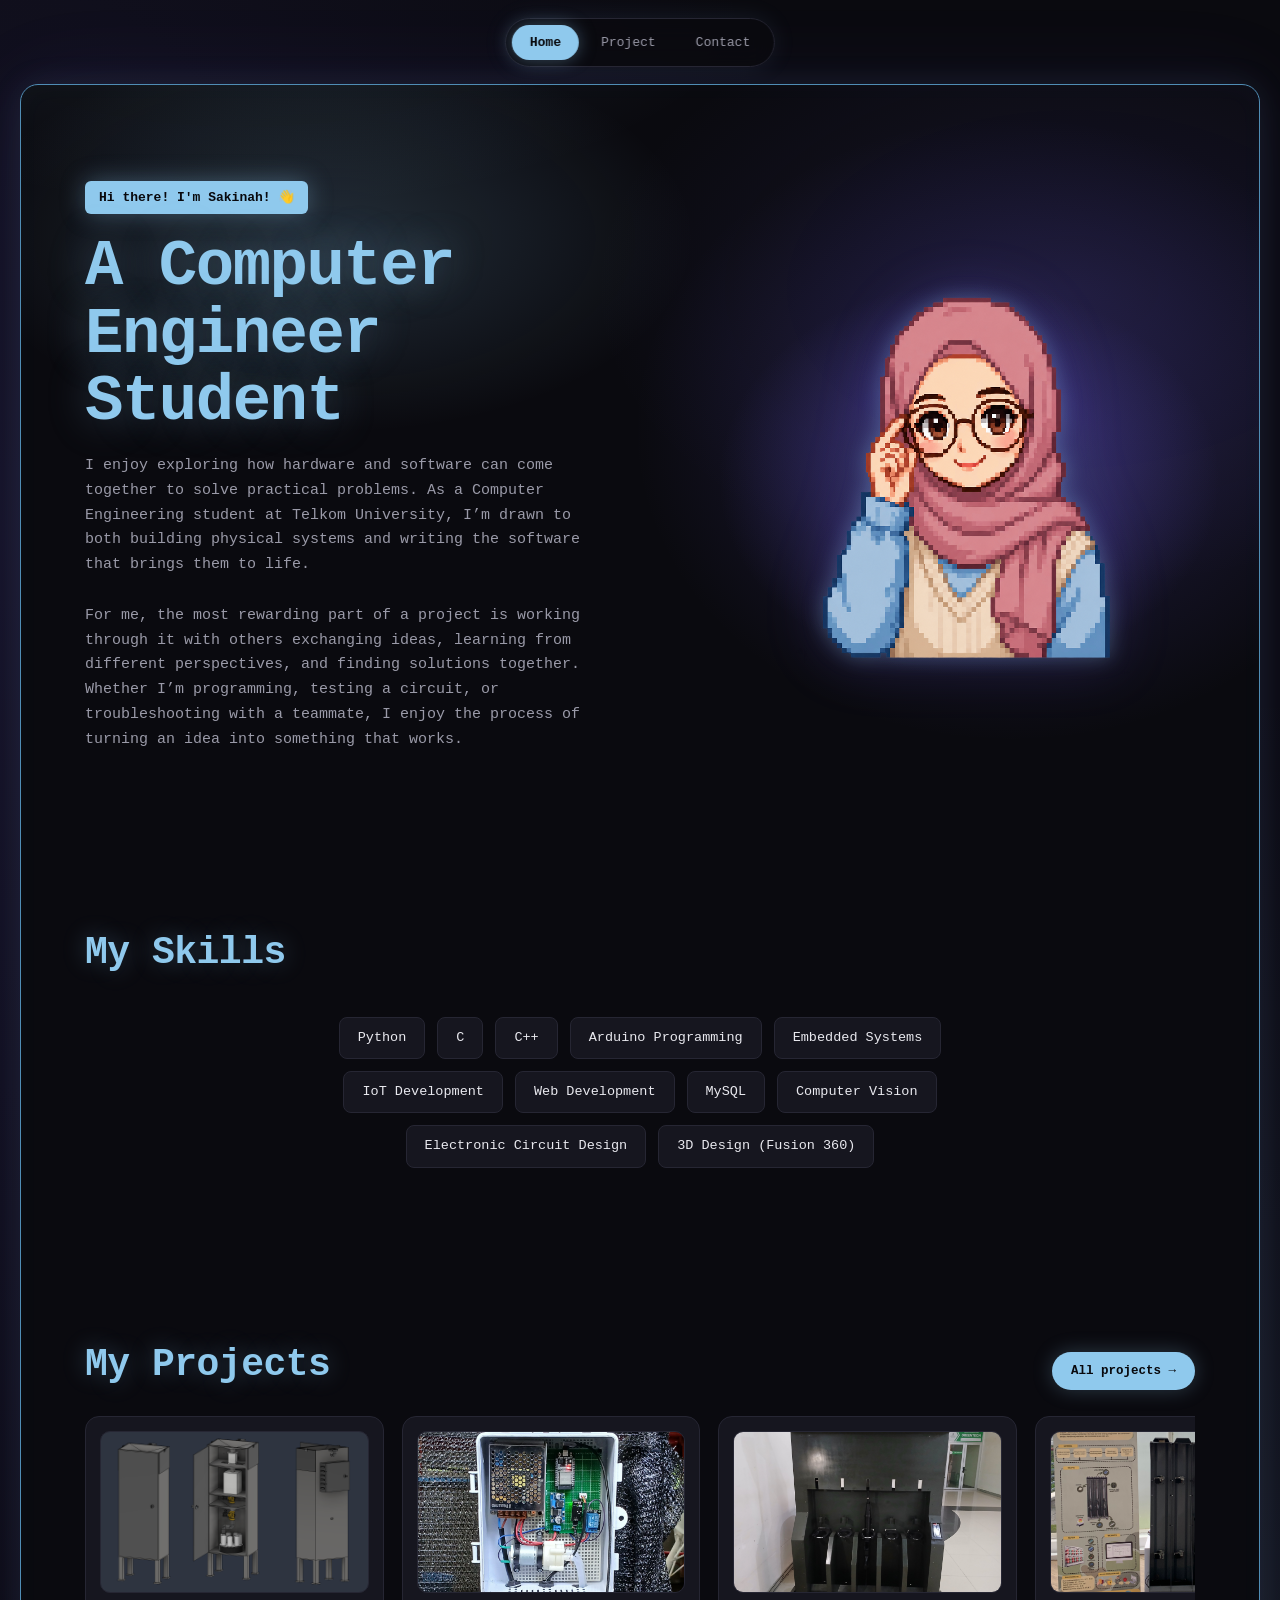
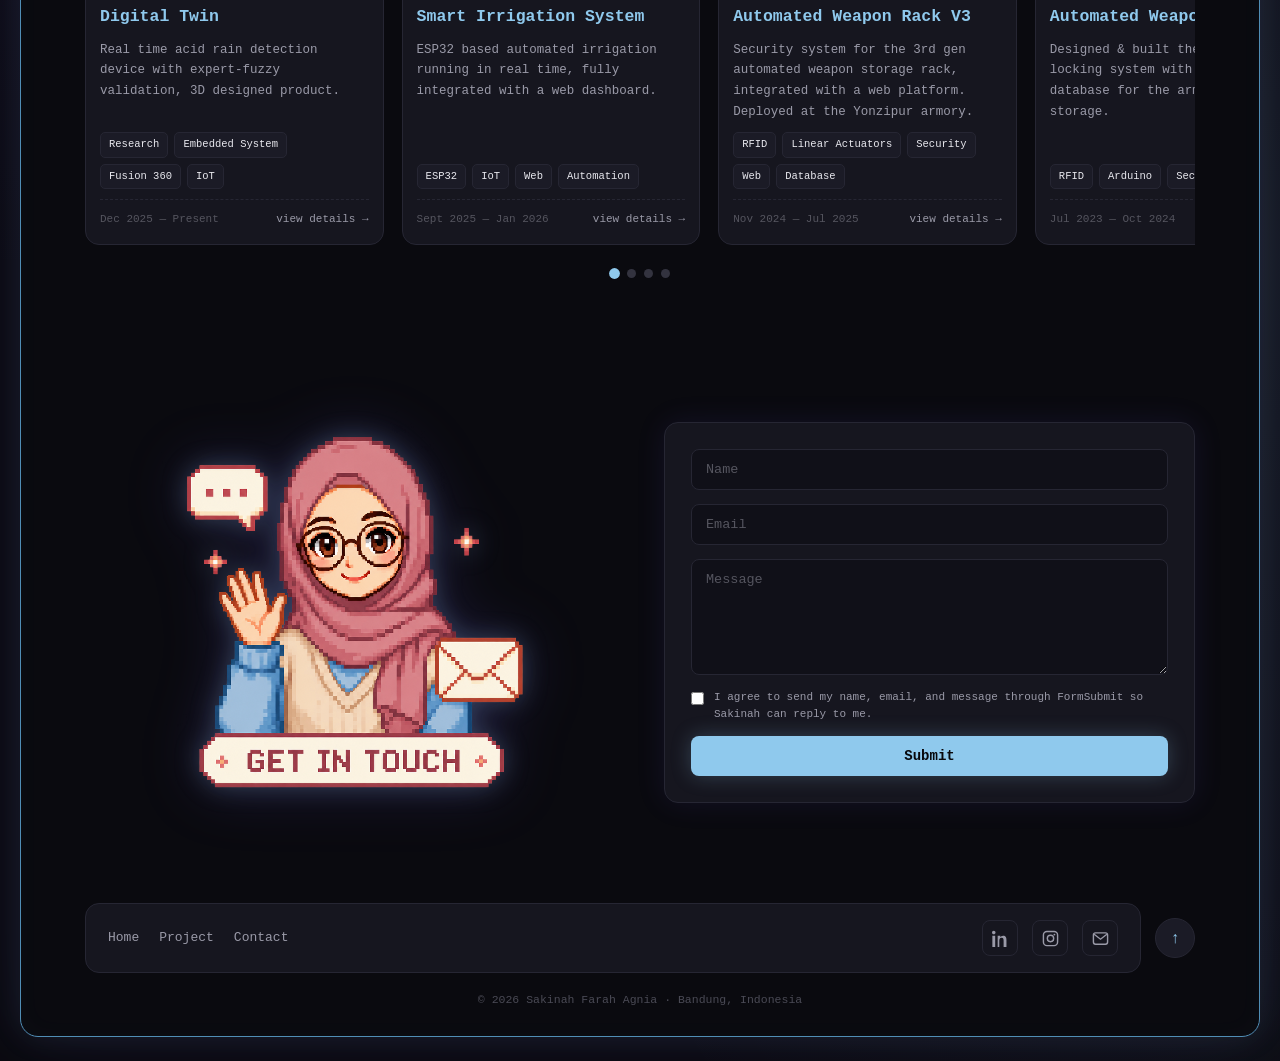
<file: index.html>
<!doctype html>
<html lang="en">
  <head>
    <meta charset="UTF-8" />
    <meta name="viewport" content="width=device-width, initial-scale=1.0" />
    <title>Sakinah Farah Agnia — Portfolio</title>
    <meta
      name="description"
      content="Portfolio of Sakinah Farah Agnia — Computer Engineering student focused on Cyber Security, AI Automation, AI Agents, and IoT."
    />
    <link rel="icon" type="image/png" href="assets/avatar-transparent.png" />
    <link rel="stylesheet" href="css/style.css?v=20260914-racks-corrected" />
  </head>
  <body>
    <nav class="navbar" id="navbar">
      <a href="#home" class="nav-link active" data-section="home">Home</a>
      <a href="#projects" class="nav-link" data-section="projects">Project</a>
      <a href="#contact" class="nav-link" data-section="contact">Contact</a>
    </nav>

    <div class="frame">
      <header class="hero section" id="home">
        <div class="hero-glow" aria-hidden="true"></div>
        <div class="hero-inner">
          <div class="hero-text">
            <span class="hero-badge">Hi there! I'm Sakinah! 👋</span>
            <h1 class="hero-title">
              A Computer Engineer <br />
              Student
            </h1>
            <p class="hero-desc">
              I enjoy exploring how hardware and software can come together to
              solve practical problems. As a Computer Engineering student at
              Telkom University, I’m drawn to both building physical systems and
              writing the software that brings them to life.
            </p>
            <p class="hero-desc">
              For me, the most rewarding part of a project is working through it
              with others exchanging ideas, learning from different
              perspectives, and finding solutions together. Whether I’m
              programming, testing a circuit, or troubleshooting with a
              teammate, I enjoy the process of turning an idea into something
              that works.
            </p>
          </div>

          <div class="hero-photo">
            <div class="profile-avatar">
              <img
                src="assets/avatar-transparent.png"
                alt="Pixel avatar of Sakinah Farah Agnia"
              />
            </div>
          </div>
        </div>
      </header>
      <section class="section" id="skills">
        <h2 class="section-title">My Skills</h2>
        <div class="skills-wrap reveal">
          <span class="chip">Python</span>
          <span class="chip">C</span>
          <span class="chip">C++</span>
          <span class="chip">Arduino Programming</span>
          <span class="chip">Embedded Systems</span>
          <span class="chip">IoT Development</span>
          <span class="chip">Web Development</span>
          <span class="chip">MySQL</span>
          <span class="chip">Computer Vision</span>
          <span class="chip">Electronic Circuit Design</span>
          <span class="chip">3D Design (Fusion 360)</span>
        </div>
      </section>
      <section class="section" id="projects">
        <div class="section-head">
          <h2 class="section-title">My Projects</h2>
          <a href="project.html" class="btn btn-primary btn-sm"
            >All projects →</a
          >
        </div>

        <div class="carousel" id="carousel">
          <noscript
            ><p>Enable JavaScript to view the project list.</p></noscript
          >
        </div>
        <div
          class="carousel-dots"
          id="carouselDots"
          role="tablist"
          aria-label="Project pages"
        ></div>
      </section>
      <section class="section" id="contact">
        <div class="contact-grid">
          <div class="contact-text">
            <h2 class="contact-heading">
              <img
                class="contact-illustration"
                src="assets/contact-avatar-transparent.png"
                alt="Get in touch — waving hijabi woman"
                width="1254"
                height="1254"
                loading="lazy"
              />
            </h2>
          </div>

          <form
            class="contact-form"
            id="contactForm"
            action="https://formsubmit.co/sakinah.frha@gmail.com"
            method="POST"
          >
            <input
              type="hidden"
              name="_subject"
              value="New portfolio contact"
            />
            <label class="visually-hidden" for="fName">Name</label>
            <input
              type="text"
              id="fName"
              name="name"
              placeholder="Name"
              required
            />
            <label class="visually-hidden" for="fEmail">Email</label>
            <input
              type="email"
              id="fEmail"
              name="email"
              placeholder="Email"
              required
            />
            <label class="visually-hidden" for="fMsg">Message</label>
            <textarea
              id="fMsg"
              name="message"
              placeholder="Message"
              rows="6"
              required
            ></textarea>
            <label class="consent">
              <input type="checkbox" name="consent" value="yes" required />
              <span
                >I agree to send my name, email, and message through FormSubmit
                so Sakinah can reply to me.</span
              >
            </label>
            <button type="submit" class="btn btn-primary btn-block">
              Submit
            </button>
            <p
              id="contactStatus"
              class="contact-status"
              role="status"
              aria-live="polite"
              aria-atomic="true"
            ></p>
          </form>
        </div>
      </section>
      <footer class="footer">
        <div class="footer-row">
          <div class="footer-bar">
            <nav class="footer-links">
              <a href="#home">Home</a>
              <a href="#projects">Project</a>
              <a href="#contact">Contact</a>
            </nav>
            <div class="footer-social">
              <a
                href="https://www.linkedin.com/in/sakinahfrh"
                target="_blank"
                rel="noopener"
                aria-label="LinkedIn"
              >
                <svg viewBox="0 0 24 24" fill="currentColor">
                  <path
                    d="M4.98 3.5C4.98 4.88 3.87 6 2.5 6S0 4.88 0 3.5 1.12 1 2.5 1s2.48 1.12 2.48 2.5zM.5 8h4V24h-4V8zm7.5 0h3.8v2.2h.05c.53-1 1.83-2.2 3.77-2.2 4.03 0 4.78 2.65 4.78 6.1V24h-4v-8.5c0-2.03-.04-4.64-2.83-4.64-2.83 0-3.27 2.2-3.27 4.5V24H8V8z"
                  />
                </svg>
              </a>
              <a
                href="https://www.instagram.com/sakinahfrh"
                target="_blank"
                rel="noopener"
                aria-label="Instagram"
              >
                <svg
                  viewBox="0 0 24 24"
                  fill="none"
                  stroke="currentColor"
                  stroke-width="2"
                >
                  <rect x="2" y="2" width="20" height="20" rx="5" />
                  <circle cx="12" cy="12" r="4.5" />
                  <circle
                    cx="17.5"
                    cy="6.5"
                    r="1.3"
                    fill="currentColor"
                    stroke="none"
                  />
                </svg>
              </a>
              <a href="mailto:sakinah.frha@gmail.com" aria-label="Email">
                <svg
                  viewBox="0 0 24 24"
                  fill="none"
                  stroke="currentColor"
                  stroke-width="2"
                >
                  <rect x="2" y="4" width="20" height="16" rx="3" />
                  <path d="M3 6l9 7 9-7" />
                </svg>
              </a>
            </div>
          </div>
          <button class="to-top" id="toTop" aria-label="Back to top">↑</button>
        </div>
        <p class="footer-credit">
          © <span id="year"></span> Sakinah Farah Agnia · Bandung, Indonesia
        </p>
      </footer>
    </div>

    <script src="js/projects-data.js?v=20260914-racks-corrected"></script>
    <script src="js/contact.js?v=20260914-ajax"></script>
    <script src="js/script.js?v=20260914-racks-corrected"></script>
  </body>
</html>
</file>
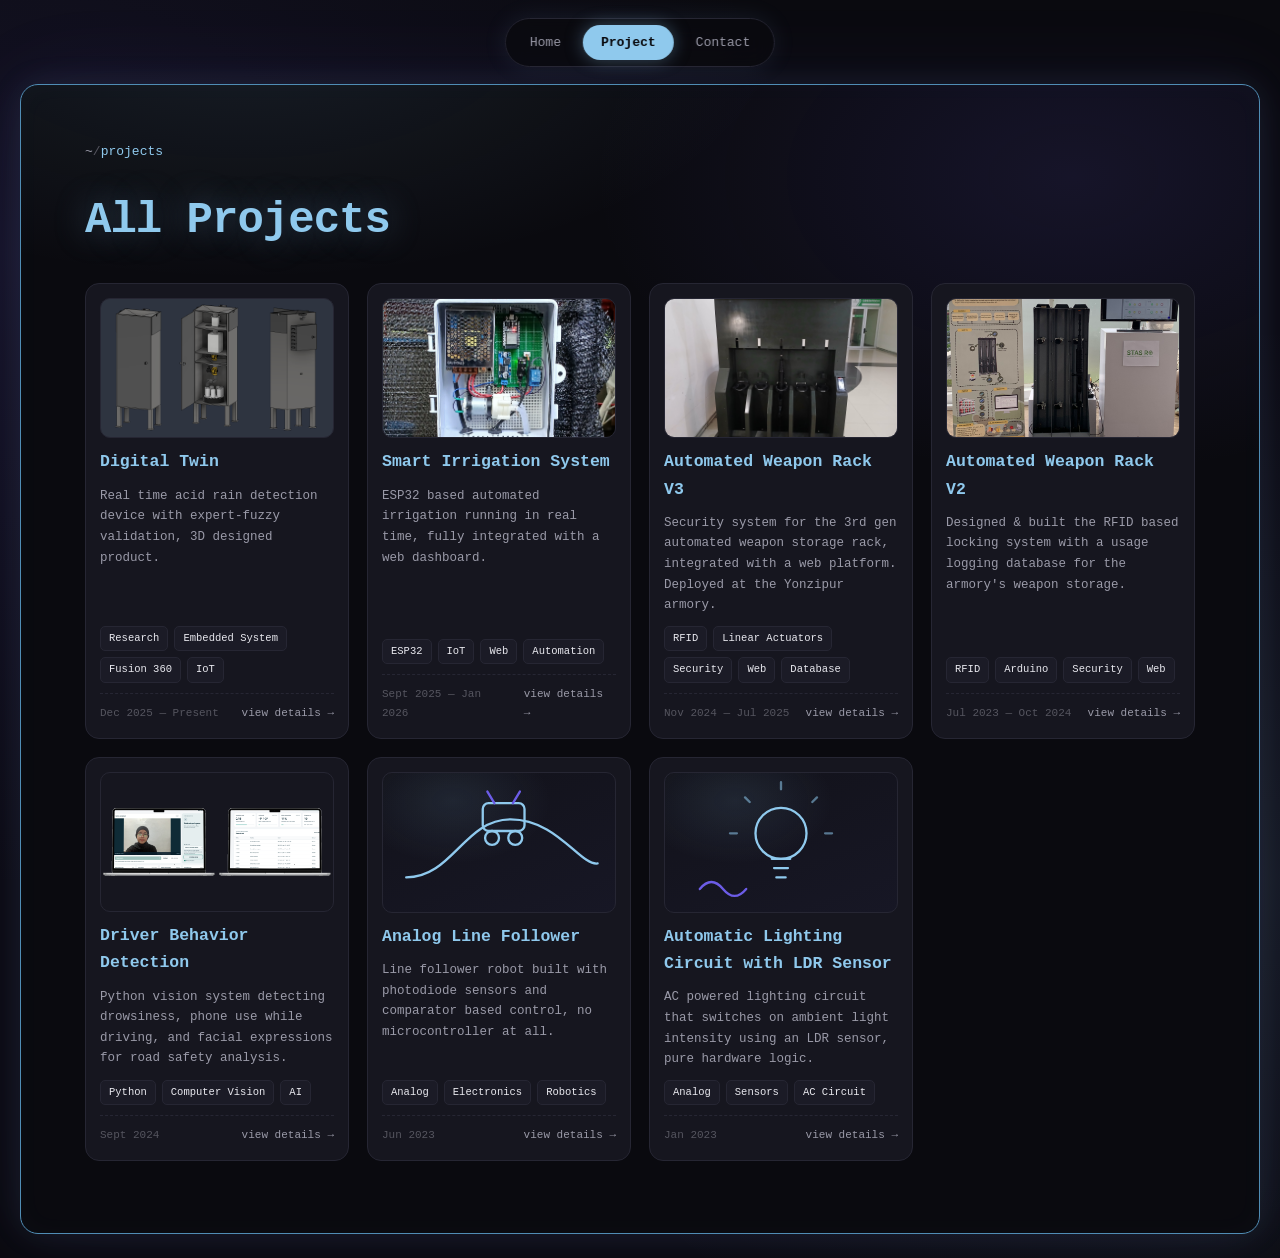
<file: project.html>
<!DOCTYPE html>
<html lang="en">
<head>
  <meta charset="UTF-8" />
  <meta name="viewport" content="width=device-width, initial-scale=1.0" />
  <title>Project — Sakinah Farah Agnia</title>
  <meta name="description" content="Project detail — portfolio of Sakinah Farah Agnia." />
  <link rel="icon" type="image/png" href="assets/avatar-transparent.png" />
  <link rel="stylesheet" href="css/style.css?v=20260914-racks-corrected" />
</head>
<body>
  <nav class="navbar">
    <a href="index.html" class="nav-link">Home</a>
    <a href="index.html#projects" class="nav-link active">Project</a>
    <a href="index.html#contact" class="nav-link">Contact</a>
  </nav>

  <div class="frame">
    <main class="section proj-wrap" id="projectPage">
      <noscript><p>Enable JavaScript to view this project.</p></noscript>
    </main>
  </div>

  <script src="js/projects-data.js?v=20260914-racks-corrected"></script>
  <script src="js/script.js?v=20260914-racks-corrected"></script>
</body>
</html>
</file>
<file: css/style.css>
:root {
  --bg: #0a0a0f;
  --bg-soft: #101018;
  --card: #16161f;
  --card-2: #1b1b26;
  --line: #262633;
  --accent: #8fc9ed;
  --accent-dim: #508db5;
  --accent-glow: rgba(143, 201, 237, 0.35);
  --purple: #6c5ce7;
  --text: #e9e9ef;
  --muted: #9a9aa8;
  --faint: #55555f;
  --black: #08080c;
  --radius: 14px;
  --font: "JetBrains Mono", ui-monospace, SFMono-Regular, "SF Mono", Menlo,
    Consolas, "Liberation Mono", monospace;
}

* { margin: 0; padding: 0; box-sizing: border-box; }

html { scroll-behavior: smooth; }

body {
  background:
    radial-gradient(ellipse at 0% 20%, rgba(108, 92, 231, 0.10), transparent 45%),
    radial-gradient(ellipse at 100% 70%, rgba(143, 201, 237, 0.08), transparent 45%),
    var(--bg);
  color: var(--text);
  font-family: var(--font);
  font-size: 15px;
  line-height: 1.65;
  -webkit-font-smoothing: antialiased;
  overflow-x: hidden;
}

::selection { background: var(--accent); color: var(--black); }

img { max-width: 100%; display: block; }

:focus-visible {
  outline: 2px solid var(--accent);
  outline-offset: 2px;
  border-radius: 4px;
}


.frame {
  max-width: 1240px;
  margin: 84px auto 24px;
  border: 1px solid var(--accent-dim);
  border-radius: 18px;
  box-shadow: 0 0 32px rgba(143, 201, 237, 0.10),
    0 0 90px rgba(108, 92, 231, 0.09),
    inset 0 0 28px rgba(143, 201, 237, 0.025);
  overflow: hidden;
  background:
    radial-gradient(900px 420px at 18% -5%, rgba(143, 201, 237, 0.10), transparent 60%),
    radial-gradient(800px 500px at 85% 8%, rgba(108, 92, 231, 0.12), transparent 60%),
    var(--bg);
}


.navbar {
  position: fixed;
  top: 18px;
  left: 50%;
  transform: translateX(-50%);
  z-index: 100;
  display: flex;
  gap: 4px;
  padding: 6px;
  border: 1px solid var(--line);
  border-radius: 999px;
  background: rgba(10, 10, 15, 0.72);
  box-shadow: 0 0 24px rgba(143, 201, 237, 0.10);
  backdrop-filter: blur(12px);
  -webkit-backdrop-filter: blur(12px);
}

.nav-link {
  padding: 7px 18px;
  border-radius: 999px;
  color: var(--muted);
  text-decoration: none;
  font-size: 13px;
  transition: color 0.2s, background 0.2s;
  white-space: nowrap;
}

.nav-link:hover { color: var(--text); }

.nav-link.active {
  background: var(--accent);
  color: var(--black);
  font-weight: 700;
  box-shadow: 0 0 18px var(--accent-glow);
}


.section { padding: 72px clamp(20px, 5vw, 64px); }

.section-title {
  color: var(--accent);
  text-shadow: 0 0 24px rgba(143, 201, 237, 0.30);
  font-size: clamp(26px, 3.4vw, 38px);
  margin-bottom: 32px;
  letter-spacing: -0.5px;
}

.section-head {
  display: flex;
  align-items: center;
  justify-content: space-between;
  gap: 16px;
  flex-wrap: wrap;
}

.section-head .section-title { margin-bottom: 12px; }

.section-hint { color: var(--faint); font-size: 12.5px; margin-bottom: 26px; }


.hero { position: relative; padding-top: 96px; }

.hero-glow {
  position: absolute;
  inset: 0;
  pointer-events: none;
  background:
    radial-gradient(560px 300px at 25% 20%, rgba(143, 201, 237, 0.18), transparent 65%),
    radial-gradient(580px 480px at 80% 45%, rgba(108, 92, 231, 0.24), transparent 65%);
}

.hero-inner {
  position: relative;
  display: grid;
  grid-template-columns: 1.35fr 1fr;
  gap: 48px;
  align-items: center;
}

.hero-badge {
  display: inline-block;
  background: var(--accent);
  color: var(--black);
  font-weight: 700;
  font-size: 13px;
  padding: 6px 14px;
  border-radius: 6px;
  margin-bottom: 20px;
  box-shadow: 0 0 24px var(--accent-glow);
}

.hero-title {
  color: var(--accent);
  font-size: clamp(38px, 6vw, 64px);
  line-height: 1.05;
  letter-spacing: -1.5px;
  margin-bottom: 18px;
  text-shadow: 0 0 40px var(--accent-glow);
}




.hero-photo { display: flex; justify-content: center; min-width: 0; }

.profile-avatar {
  position: relative;
  isolation: isolate;
  width: min(460px, 100%);
  aspect-ratio: 1;
}

.profile-avatar::before {
  content: "";
  position: absolute;
  inset: 6% -6%;
  z-index: -1;
  pointer-events: none;
  border-radius: 50%;
  background: radial-gradient(ellipse, rgba(143, 201, 237, 0.22),
    rgba(108, 92, 231, 0.18) 40%, transparent 70%);
}

.profile-avatar img {
  display: block;
  width: 100%;
  height: 100%;
  object-fit: contain;
  image-rendering: pixelated;
  filter: drop-shadow(0 0 10px rgba(143, 201, 237, 0.30))
    drop-shadow(0 0 28px rgba(108, 92, 231, 0.24));
}

.hero-desc { color: var(--muted); max-width: 56ch; margin-bottom: 26px; }

.hero-stats {
  display: flex;
  gap: 14px;
  flex-wrap: wrap;
  margin-bottom: 28px;
}

.stat {
  display: flex;
  flex-direction: column;
  padding: 10px 18px;
  border: 1px solid var(--line);
  border-radius: 10px;
  background: rgba(22, 22, 31, 0.6);
}

.stat-num { color: var(--accent); font-weight: 700; font-size: 18px; }
.stat-label { color: var(--muted); font-size: 11.5px; }

.btn {
  display: inline-block;
  padding: 11px 24px;
  border-radius: 8px;
  font-family: var(--font);
  font-size: 14px;
  font-weight: 700;
  text-decoration: none;
  text-align: center;
  cursor: pointer;
  border: 1px solid transparent;
  transition: transform 0.15s, box-shadow 0.2s, background 0.2s, color 0.2s;
}

.btn:active { transform: scale(0.97); }

.btn-primary {
  background: var(--accent);
  color: var(--black);
  box-shadow: 0 0 20px rgba(143, 201, 237, 0.25);
}

.btn-primary:hover { box-shadow: 0 0 32px var(--accent-glow); }

.btn-ghost {
  border-color: var(--line);
  color: var(--text);
  background: transparent;
}

.btn-ghost:hover { border-color: var(--accent-dim); color: var(--accent); }

.btn-block { width: 100%; }

.btn-sm { padding: 8px 18px; font-size: 12.5px; border-radius: 999px; }


.skills-wrap {
  display: flex;
  flex-wrap: wrap;
  gap: 12px;
  justify-content: center;
  max-width: 760px;
  margin: 0 auto 22px;
}

.chip {
  padding: 9px 18px;
  border-radius: 8px;
  background: var(--card);
  border: 1px solid var(--line);
  font-size: 13.5px;
  color: var(--text);
  transition: border-color 0.2s, color 0.2s, box-shadow 0.2s, transform 0.15s;
  cursor: default;
}

.chip:hover {
  border-color: var(--accent);
  color: var(--accent);
  box-shadow: 0 0 16px rgba(143, 201, 237, 0.18);
  transform: translateY(-2px);
}

.skills-soft {
  display: flex;
  flex-wrap: wrap;
  gap: 6px 18px;
  justify-content: center;
  color: var(--muted);
  font-size: 12.5px;
}

.skills-soft .soft-item { color: var(--accent-dim); }


.carousel-nav { display: flex; gap: 8px; }

.car-btn {
  width: 40px;
  height: 40px;
  border-radius: 999px;
  border: 1px solid var(--line);
  background: var(--card);
  color: var(--accent);
  font-size: 16px;
  cursor: pointer;
  transition: background 0.2s, border-color 0.2s;
}

.car-btn:hover { border-color: var(--accent); background: var(--card-2); }

.carousel {
  display: grid;
  grid-auto-flow: column;
  grid-auto-columns: clamp(240px, 27%, 300px);
  gap: 18px;
  overflow-x: auto;
  scroll-snap-type: x mandatory;
  padding: 8px 2px 18px;
  scrollbar-width: none;
}

.carousel::-webkit-scrollbar { display: none; }

.project-card {
  scroll-snap-align: start;
  background: var(--card);
  border: 1px solid var(--line);
  border-radius: var(--radius);
  padding: 14px 14px 16px;
  display: flex;
  flex-direction: column;
  gap: 10px;
  text-decoration: none;
  color: inherit;
  transition: transform 0.2s, border-color 0.2s, box-shadow 0.2s;
}

.project-card:hover,
.project-card:focus-visible {
  transform: translateY(-4px);
  border-color: var(--accent-dim);
  box-shadow: 0 0 18px rgba(143, 201, 237, 0.18),
    0 10px 30px rgba(108, 92, 231, 0.16);
}

.project-card h3 { color: var(--accent); font-size: 16.5px; }

.project-card p { color: var(--muted); font-size: 12.5px; flex-grow: 1; }

.card-foot {
  display: flex;
  align-items: center;
  justify-content: space-between;
  gap: 10px;
  border-top: 1px dashed var(--line);
  padding-top: 10px;
  font-size: 11px;
  color: var(--faint);
}

.card-foot .view { color: var(--muted); transition: color 0.2s; }

.project-card:hover .view { color: var(--accent); }

.carousel-dots {
  display: flex;
  gap: 8px;
  justify-content: center;
  margin-top: 6px;
}

.carousel-dots button {
  width: 9px;
  height: 9px;
  border-radius: 50%;
  border: none;
  background: #33333f;
  cursor: pointer;
  transition: background 0.2s, transform 0.2s;
}

.carousel-dots button.active { background: var(--accent); transform: scale(1.2); }


.wire-art {
  border-radius: 10px;
  border: 1px solid var(--line);
  background:
    radial-gradient(140px 90px at 30% 20%, rgba(143, 201, 237, 0.10), transparent 70%),
    linear-gradient(160deg, #12121a, #171725);
  overflow: hidden;
}

.wire-art svg { width: 100%; height: auto; display: block; }

.wire-art svg * {
  fill: none;
  stroke: var(--accent);
  stroke-width: 2;
  stroke-linecap: round;
  stroke-linejoin: round;
}

.wire-art .axis, .wire-art .dim { stroke: #3a3a4c; }
.wire-art .dot { fill: var(--accent); stroke: none; }
.wire-art .dot.dim { fill: #3a3a4c; }
.wire-art .drop { fill: rgba(143, 201, 237, 0.12); }
.wire-art .eye { fill: var(--accent); stroke: none; }
.wire-art .scanline { stroke: rgba(143, 201, 237, 0.5); stroke-dasharray: 4 6; }
.wire-art .card-ic, .wire-art .wave, .wire-art .antenna { stroke: var(--purple); }
.wire-art .ray { stroke: rgba(143, 201, 237, 0.55); }


.timeline {
  position: relative;
  max-width: 720px;
  margin: 0 auto;
  padding-left: 28px;
  border-left: 1px solid var(--line);
}

.tl-item { position: relative; padding-bottom: 34px; }

.tl-item:last-child { padding-bottom: 0; }

.tl-item::before {
  content: "";
  position: absolute;
  left: -33px;
  top: 6px;
  width: 9px;
  height: 9px;
  border-radius: 50%;
  background: var(--accent);
  box-shadow: 0 0 12px var(--accent-glow);
}

.tl-date { color: var(--accent); font-size: 12px; }

.tl-item h3 { font-size: 15.5px; margin: 4px 0 6px; }

.tl-item p { color: var(--muted); font-size: 13px; }


.contact-grid {
  display: grid;
  grid-template-columns: 1fr 1fr;
  gap: 48px;
  align-items: center;
}

.contact-text > p { color: var(--muted); max-width: 40ch; margin-bottom: 40px; }


.contact-heading {
  margin: 0 auto;
  width: min(100%, 460px);
  /* Match the visible illustration, excluding its transparent top/bottom padding. */
  aspect-ratio: 1254 / 964;
  position: relative;
}

.contact-illustration {
  position: absolute;
  top: -15.56%;
  left: 0;
  display: block;
  width: min(100%, 460px);
  height: auto;
  margin-inline: auto;
  image-rendering: pixelated;
  filter: drop-shadow(0 0 12px rgba(143, 201, 237, 0.25))
    drop-shadow(0 0 30px rgba(108, 92, 231, 0.20));
}

.contact-form {
  background: var(--card);
  box-shadow: 0 0 30px rgba(108, 92, 231, 0.10);
  border: 1px solid var(--line);
  border-radius: var(--radius);
  padding: 26px;
  display: flex;
  flex-direction: column;
  gap: 14px;
}

.contact-form input[type="text"],
.contact-form input[type="email"],
.contact-form textarea {
  width: 100%;
  background: var(--bg-soft);
  border: 1px solid var(--line);
  border-radius: 8px;
  color: var(--text);
  font-family: var(--font);
  font-size: 13.5px;
  padding: 12px 14px;
  resize: vertical;
  transition: border-color 0.2s, box-shadow 0.2s;
}

.contact-form input:focus,
.contact-form textarea:focus {
  outline: none;
  border-color: var(--accent);
  box-shadow: 0 0 0 3px rgba(143, 201, 237, 0.12);
}

.contact-form ::placeholder { color: var(--faint); }

.contact-status { font-size: 12px; color: var(--muted); overflow-wrap: anywhere; }
.contact-status:empty { display: none; }
.contact-status[data-state="success"] { color: #a3e4bf; }
.contact-status[data-state="error"] { color: #ffb4b4; }
.contact-form button:disabled { opacity: 0.65; cursor: wait; }

.consent {
  display: flex;
  gap: 10px;
  align-items: flex-start;
  color: var(--muted);
  font-size: 11px;
  line-height: 1.5;
  cursor: pointer;
}

.consent input { margin-top: 3px; accent-color: var(--accent); }

.visually-hidden {
  position: absolute;
  width: 1px; height: 1px;
  overflow: hidden;
  clip: rect(0 0 0 0);
  white-space: nowrap;
}


.proj-wrap { padding-top: 56px; min-height: 70vh; }

.breadcrumb { color: var(--faint); font-size: 13px; margin-bottom: 22px; }

.breadcrumb a { color: var(--muted); text-decoration: none; }

.breadcrumb a:hover { color: var(--accent); }

.breadcrumb .crumb-cur { color: var(--accent); }

.proj-head h1 {
  font-size: clamp(28px, 4vw, 44px);
  color: var(--accent);
  letter-spacing: -1px;
  text-shadow: 0 0 34px var(--accent-glow);
  margin-bottom: 14px;
}

.proj-meta { display: flex; flex-wrap: wrap; gap: 8px; margin-bottom: 12px; }

.meta-chip {
  font-size: 11.5px;
  color: var(--muted);
  border: 1px solid var(--line);
  background: var(--card);
  border-radius: 999px;
  padding: 4px 13px;
}

.meta-chip.m-status { color: var(--accent); border-color: var(--accent-dim); }

.tags { display: flex; flex-wrap: wrap; gap: 6px; }

.tags span {
  font-size: 10.5px;
  color: var(--text);
  background: var(--card-2);
  border: 1px solid var(--line);
  border-radius: 5px;
  padding: 3px 8px;
}

.proj-art { margin: 26px 0 34px; padding: clamp(16px, 4vw, 44px); }

.proj-art svg { max-width: 460px; margin: 0 auto; }

.proj-art svg * { vector-effect: non-scaling-stroke; }

.proj-cols {
  display: grid;
  grid-template-columns: 1.6fr 1fr;
  gap: 28px;
  align-items: start;
}

.proj-main h2 {
  color: var(--accent);
  font-size: 15px;
  letter-spacing: 1px;
  margin: 26px 0 10px;
}

.proj-main h2:first-child { margin-top: 0; }

.proj-main p { color: var(--muted); font-size: 13.5px; margin-bottom: 12px; }

.hl { list-style: none; }

.hl li {
  position: relative;
  color: var(--muted);
  font-size: 13.5px;
  padding: 5px 0 5px 22px;
}

.hl li::before {
  content: "▸";
  position: absolute;
  left: 0;
  color: var(--accent);
}

.proj-aside { display: flex; flex-direction: column; gap: 16px; position: sticky; top: 92px; }

.aside-card {
  background: var(--card);
  border: 1px solid var(--line);
  border-radius: var(--radius);
  padding: 18px 20px;
}

.aside-card h3 { color: var(--accent); font-size: 13px; letter-spacing: 1px; margin-bottom: 12px; }

.aside-card dl { font-size: 12.5px; }

.aside-card dt { color: var(--faint); margin-top: 10px; }

.aside-card dt:first-child { margin-top: 0; }

.aside-card dd { color: var(--text); margin: 1px 0 0; }

.prevnext {
  display: flex;
  align-items: center;
  justify-content: space-between;
  gap: 12px;
  flex-wrap: wrap;
  margin-top: 48px;
  border-top: 1px solid var(--line);
  padding-top: 22px;
  font-size: 13px;
}

.prevnext a { color: var(--muted); text-decoration: none; transition: color 0.2s; }

.prevnext a:hover { color: var(--accent); }

.prevnext .pn-all { color: var(--accent); }


.projects-grid {
  display: grid;
  grid-template-columns: repeat(auto-fill, minmax(260px, 1fr));
  gap: 18px;
  margin-top: 26px;
}


.footer { padding: 28px clamp(20px, 5vw, 64px) 26px; }

.footer-row {
  display: flex;
  align-items: center;
  gap: 14px;
}

.footer-bar {
  flex: 1;
  display: flex;
  align-items: center;
  justify-content: space-between;
  gap: 18px;
  flex-wrap: wrap;
  background: var(--card);
  border: 1px solid var(--line);
  border-radius: var(--radius);
  padding: 16px 22px;
}

.footer-links { display: flex; gap: 20px; flex-wrap: wrap; }

.footer-links a {
  color: var(--muted);
  text-decoration: none;
  font-size: 13px;
  transition: color 0.2s;
}

.footer-links a:hover { color: var(--accent); }

.footer-social { display: flex; gap: 14px; }

.footer-social a {
  width: 36px;
  height: 36px;
  display: grid;
  place-items: center;
  border-radius: 8px;
  border: 1px solid var(--line);
  color: var(--muted);
  transition: color 0.2s, border-color 0.2s;
}

.footer-social a:hover { color: var(--accent); border-color: var(--accent-dim); }

.footer-social svg { width: 17px; height: 17px; }

.to-top {
  width: 40px;
  height: 40px;
  border-radius: 50%;
  border: 1px solid var(--line);
  background: var(--card-2);
  color: var(--accent);
  font-size: 16px;
  cursor: pointer;
  transition: box-shadow 0.2s, border-color 0.2s;
}

.to-top:hover { border-color: var(--accent); box-shadow: 0 0 16px var(--accent-glow); }

.footer-credit {
  text-align: center;
  color: #4a4a55;
  font-size: 11.5px;
  margin-top: 18px;
}


.reveal {
  opacity: 0;
  transform: translateY(22px);
  transition: opacity 0.6s ease, transform 0.6s ease;
}

.reveal.visible { opacity: 1; transform: none; }

.reveal-group .reveal:nth-child(2) { transition-delay: 0.1s; }
.reveal-group .reveal:nth-child(3) { transition-delay: 0.2s; }
.reveal-group .reveal:nth-child(4) { transition-delay: 0.3s; }

@media (prefers-reduced-motion: reduce) {
  html { scroll-behavior: auto; }
  .reveal { opacity: 1; transform: none; transition: none; }
}



@media (max-width: 980px) {
  .hero-inner { grid-template-columns: 1fr; gap: 36px; }
  .hero-photo { order: -1; }
  .profile-avatar { width: min(380px, 78vw); }
  .contact-grid { grid-template-columns: 1fr; gap: 36px; }
  .carousel { grid-auto-columns: min(72vw, 300px); }
  .proj-cols { grid-template-columns: 1fr; }
  .proj-aside { position: static; }
}

@media (max-width: 600px) {
  .frame { margin-top: 76px; border-radius: 14px; }
  .section { padding: 52px 18px; }
  .hero { padding-top: 64px; }
  .navbar { top: 12px; padding: 5px; }
  .nav-link { padding: 6px 13px; font-size: 12px; }
  .hero-stats { gap: 10px; }
  .stat { padding: 8px 14px; }
  .carousel { grid-auto-columns: 82vw; }
  .footer-bar { justify-content: center; text-align: center; }
  .proj-wrap { padding-top: 44px; }
}

.project-media { margin: 26px 0 34px; }
.project-media iframe {
  display: block;
  width: 100%;
  aspect-ratio: 16 / 9;
  border: 1px solid var(--line);
  border-radius: var(--radius);
  background: var(--bg-soft);
}

.project-image-frame {
  display: grid;
  grid-template-columns: repeat(3, minmax(0, 1fr));
  aspect-ratio: 5 / 3;
  overflow: hidden;
  border: 1px solid var(--line);
  border-radius: 10px;
  background: #2e3440;
}

.project-image-frame img {
  display: block;
  width: 100%;
  height: 100%;
  min-height: 0;
  object-fit: cover;
  object-position: center;
}

.project-image-detail { margin: 26px 0 34px; }

.project-image-single {
  grid-template-columns: minmax(0, 1fr);
  background: transparent;
}

.project-image-single img {
  width: 112%;
  max-width: none;
  margin-left: -6%;
  object-fit: cover;
}

.project-image-contain img {
  width: 100%;
  margin-left: 0;
  object-fit: contain;
}

.project-image-portrait img {
  width: 100%;
  margin-left: 0;
  object-position: center 32%;
}

.project-image-portrait.project-image-detail {
  aspect-ratio: auto;
  height: clamp(360px, 75vh, 760px);
  background: var(--bg-soft);
}

.project-image-portrait.project-image-detail img {
  object-fit: contain;
  object-position: center;
}

/* Fill the existing card frame, with the crop focused on each product. */
.project-photo-irrigation:not(.project-image-detail) img,
.project-photo-rack-v3:not(.project-image-detail) img,
.project-photo-rack-v2:not(.project-image-detail) img {
  width: 100%;
  margin-left: 0;
  object-fit: cover;
}

.project-photo-irrigation:not(.project-image-detail) img { object-position: 50% 32%; }
.project-photo-rack-v3:not(.project-image-detail) img { object-position: 50% 58%; }
.project-photo-rack-v2:not(.project-image-detail) img { object-position: 50% 66%; }

/* Full photographs remain available on the detail page without cropping. */
.project-photo-rack-v3.project-image-detail {
  aspect-ratio: 4 / 3;
  background: var(--bg-soft);
}

.project-photo-rack-v3.project-image-detail img {
  width: 100%;
  margin-left: 0;
  object-fit: contain;
}
</file>
